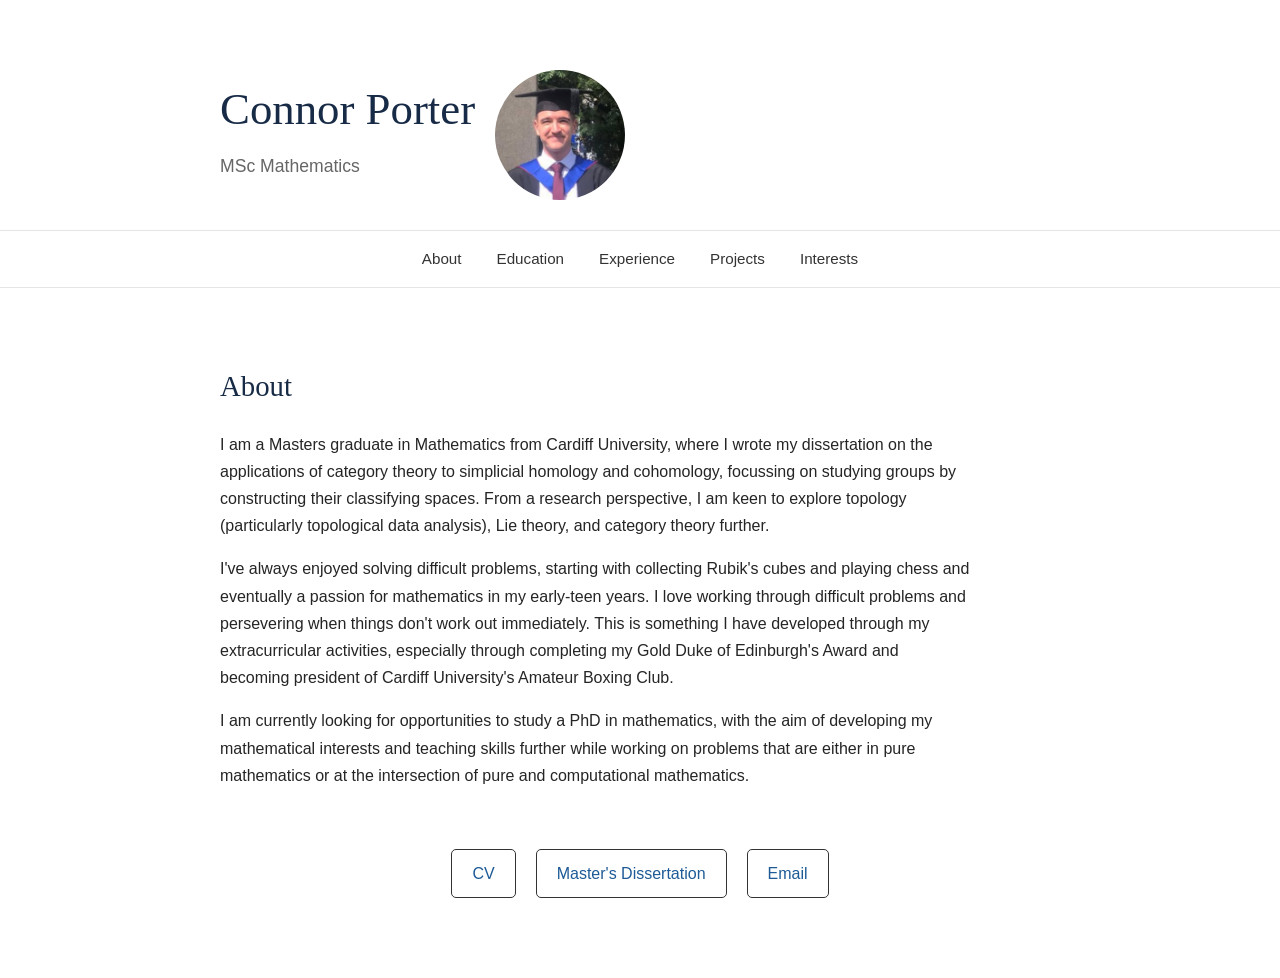
<file: index.html>
<!DOCTYPE html>
<html lang="en">
<head>
    <meta charset="UTF-8">
    <meta name="viewport" content="width=device-width, initial-scale=1.0">

    <title>Connor Porter | Mathematics</title>

    <link rel="stylesheet" href="style.css">
</head>

<body>

<header>
    <div class="header-text">
        <h1>Connor Porter</h1>
        <p>MSc Mathematics</p>
    </div>
    
    <img src="profile.png" alt="Connor Porter" class="profile-picture">
</header>

<nav>
    <a href="index.html">About</a>
    <a href="education.html">Education</a>
    <a href="experience.html">Experience</a>
    <a href="projects.html">Projects</a>
    <a href="interests.html">Interests</a>
</nav>

<main>

<section id="about">
    <h2>About</h2>
    <p>
        I am a Masters graduate in Mathematics from Cardiff University, where I wrote my dissertation on the applications of category theory to simplicial homology and cohomology, focussing on studying groups by constructing their classifying spaces. From a research perspective, I am keen to explore topology (particularly topological data analysis), Lie theory, and category theory further.
    </p>
    <p>
        I've always enjoyed solving difficult problems, starting with collecting Rubik's cubes and playing chess and eventually a passion for mathematics in my early-teen years. I love working through difficult problems and persevering when things don't work out immediately. This is something I have developed through my extracurricular activities, especially through completing my Gold Duke of Edinburgh's Award and becoming president of Cardiff University's Amateur Boxing Club.    </p>
    </p>
    <p>
        I am currently looking for opportunities to study a PhD in mathematics, with the aim of developing my mathematical interests and teaching skills further while working on problems that are either in pure mathematics or at the intersection of pure and computational mathematics.
    </p>
</section>

<div class="about-links">
    <a href="cv.pdf" target="_blank">CV</a>
    <a href="dissertation.pdf" target="_blank">Master's Dissertation</a>
    <a href="mailto:connorporter03@gmail.com">Email</a>
</div>
    
</main>

</body>
</html>
</file>
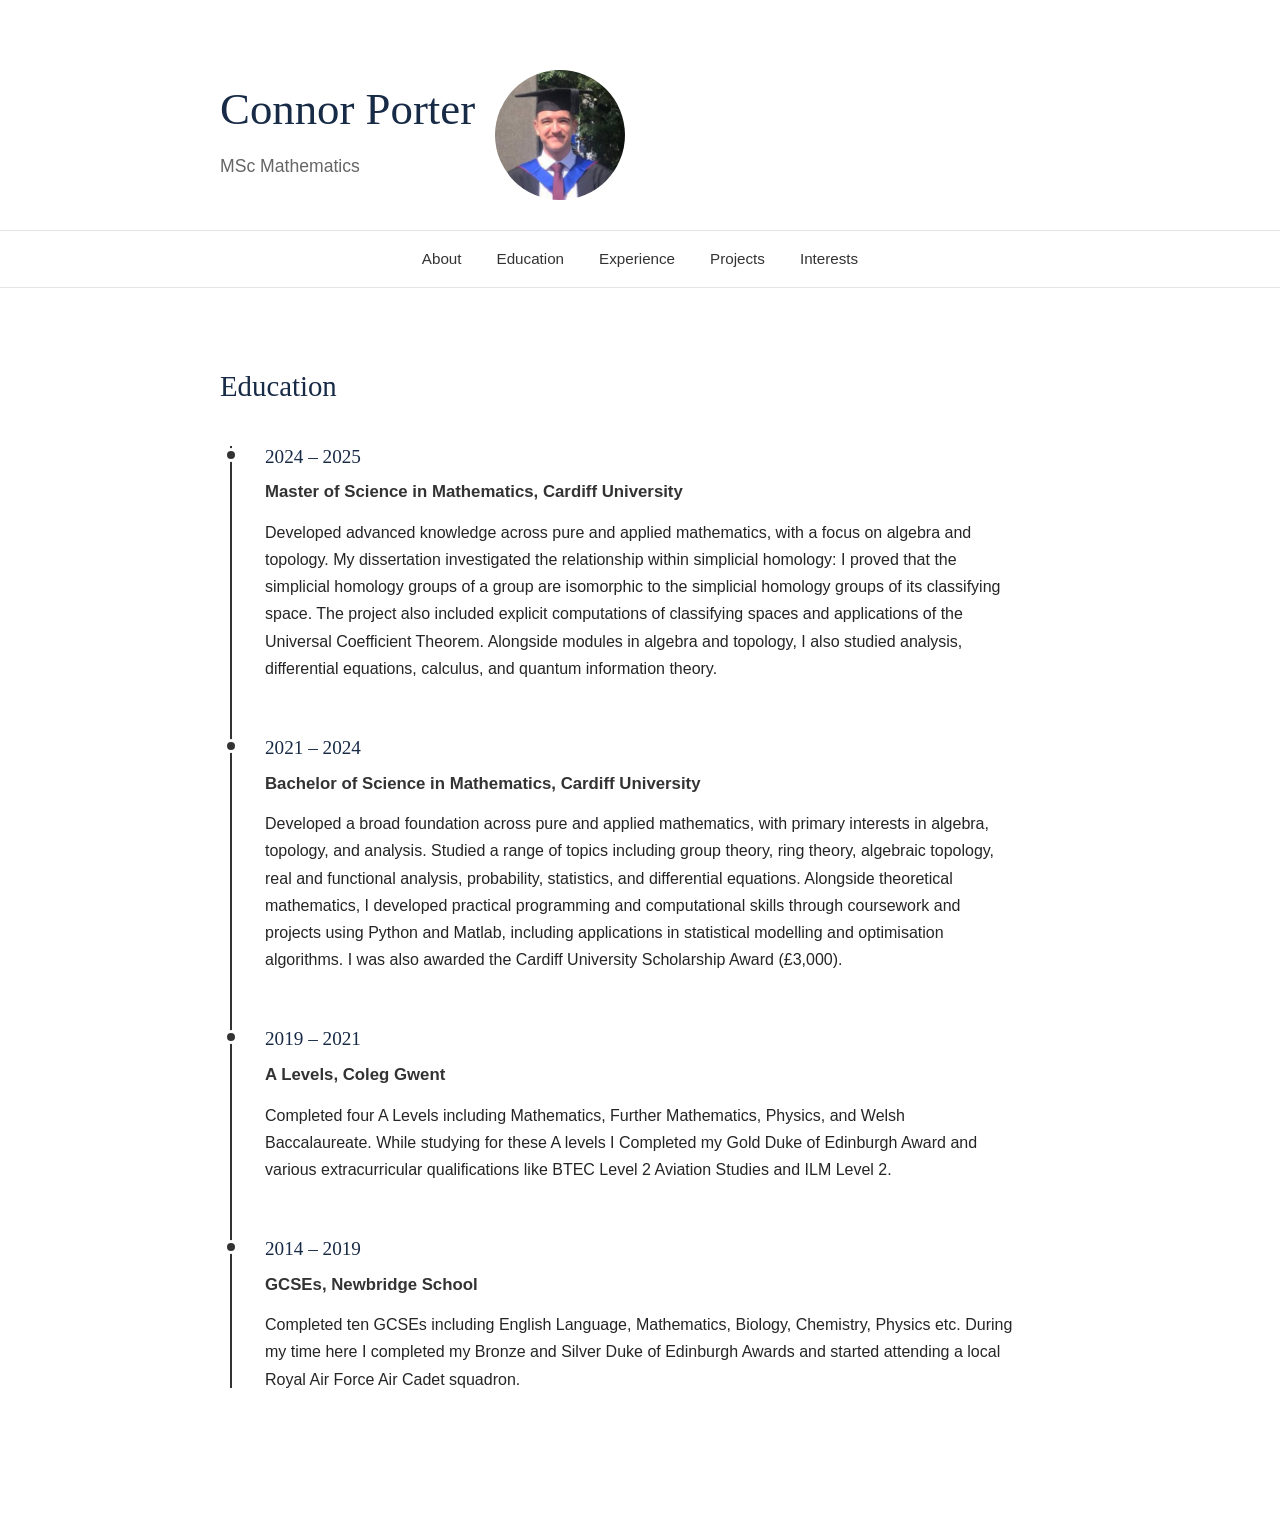
<file: education.html>
<!DOCTYPE html>
<html lang="en">
<head>
    <meta charset="UTF-8">
    <meta name="viewport" content="width=device-width, initial-scale=1.0">

    <title>Connor Porter | Mathematics</title>

    <link rel="stylesheet" href="style.css">
</head>

<body>

<header>
    <div class="header-text">
        <h1>Connor Porter</h1>
        <p>MSc Mathematics</p>
    </div>
    
    <img src="profile.png" alt="Connor Porter" class="profile-picture">
</header>

<nav>
    <a href="index.html">About</a>
    <a href="education.html">Education</a>
    <a href="experience.html">Experience</a>
    <a href="projects.html">Projects</a>
    <a href="interests.html">Interests</a>
</nav>

<main>
    
<section>
    <h2>Education</h2>

    <div class="timeline">

        <div class="timeline-item">
            <div class="timeline-dot"></div>
            <div class="timeline-content">
                <h3>2024 – 2025</h3>
                <h4>Master of Science in Mathematics, Cardiff University</h4>
                <p>
                    Developed advanced knowledge across pure and applied mathematics, with a focus on algebra and topology. My dissertation investigated the relationship within simplicial homology: I proved that the simplicial homology groups of a group are isomorphic to the simplicial homology groups of its classifying space. The project also included explicit computations of classifying spaces and applications of the Universal Coefficient Theorem. Alongside modules in algebra and topology, I also studied analysis, differential equations, calculus, and quantum information theory.
                </p>
            </div>
        </div>

        <div class="timeline-item">
            <div class="timeline-dot"></div>
            <div class="timeline-content">
                <h3>2021 – 2024</h3>
                <h4>Bachelor of Science in Mathematics, Cardiff University</h4>
                <p>
                    Developed a broad foundation across pure and applied mathematics, with primary interests in algebra, topology, and analysis. Studied a range of topics including group theory, ring theory, algebraic topology, real and functional analysis, probability, statistics, and differential equations. Alongside theoretical mathematics, I developed practical programming and computational skills through coursework and projects using Python and Matlab, including applications in statistical modelling and optimisation algorithms. I was also awarded the Cardiff University Scholarship Award (£3,000).
                </p>
            </div>
        </div>

        <div class="timeline-item">
            <div class="timeline-dot"></div>
            <div class="timeline-content">
                <h3>2019 – 2021</h3>
                <h4>A Levels, Coleg Gwent</h4>
                <p>
                    Completed four A Levels including Mathematics, Further Mathematics, Physics, and Welsh Baccalaureate. While studying for these A levels I Completed my Gold Duke of Edinburgh Award and various extracurricular qualifications like BTEC Level 2 Aviation Studies and ILM Level 2.
                </p>
            </div>
        </div>

        <div class="timeline-item">
            <div class="timeline-dot"></div>
            <div class="timeline-content">
                <h3>2014 – 2019</h3>
                <h4>GCSEs, Newbridge School</h4>
                <p>
                    Completed ten GCSEs including English Language, Mathematics, Biology, Chemistry, Physics etc. During my time here I completed my Bronze and Silver Duke of Edinburgh Awards and started attending a local Royal Air Force Air Cadet squadron.
                </p>
            </div>
        </div>

    </div>
</section>

</main>

</body>
</html>
</file>
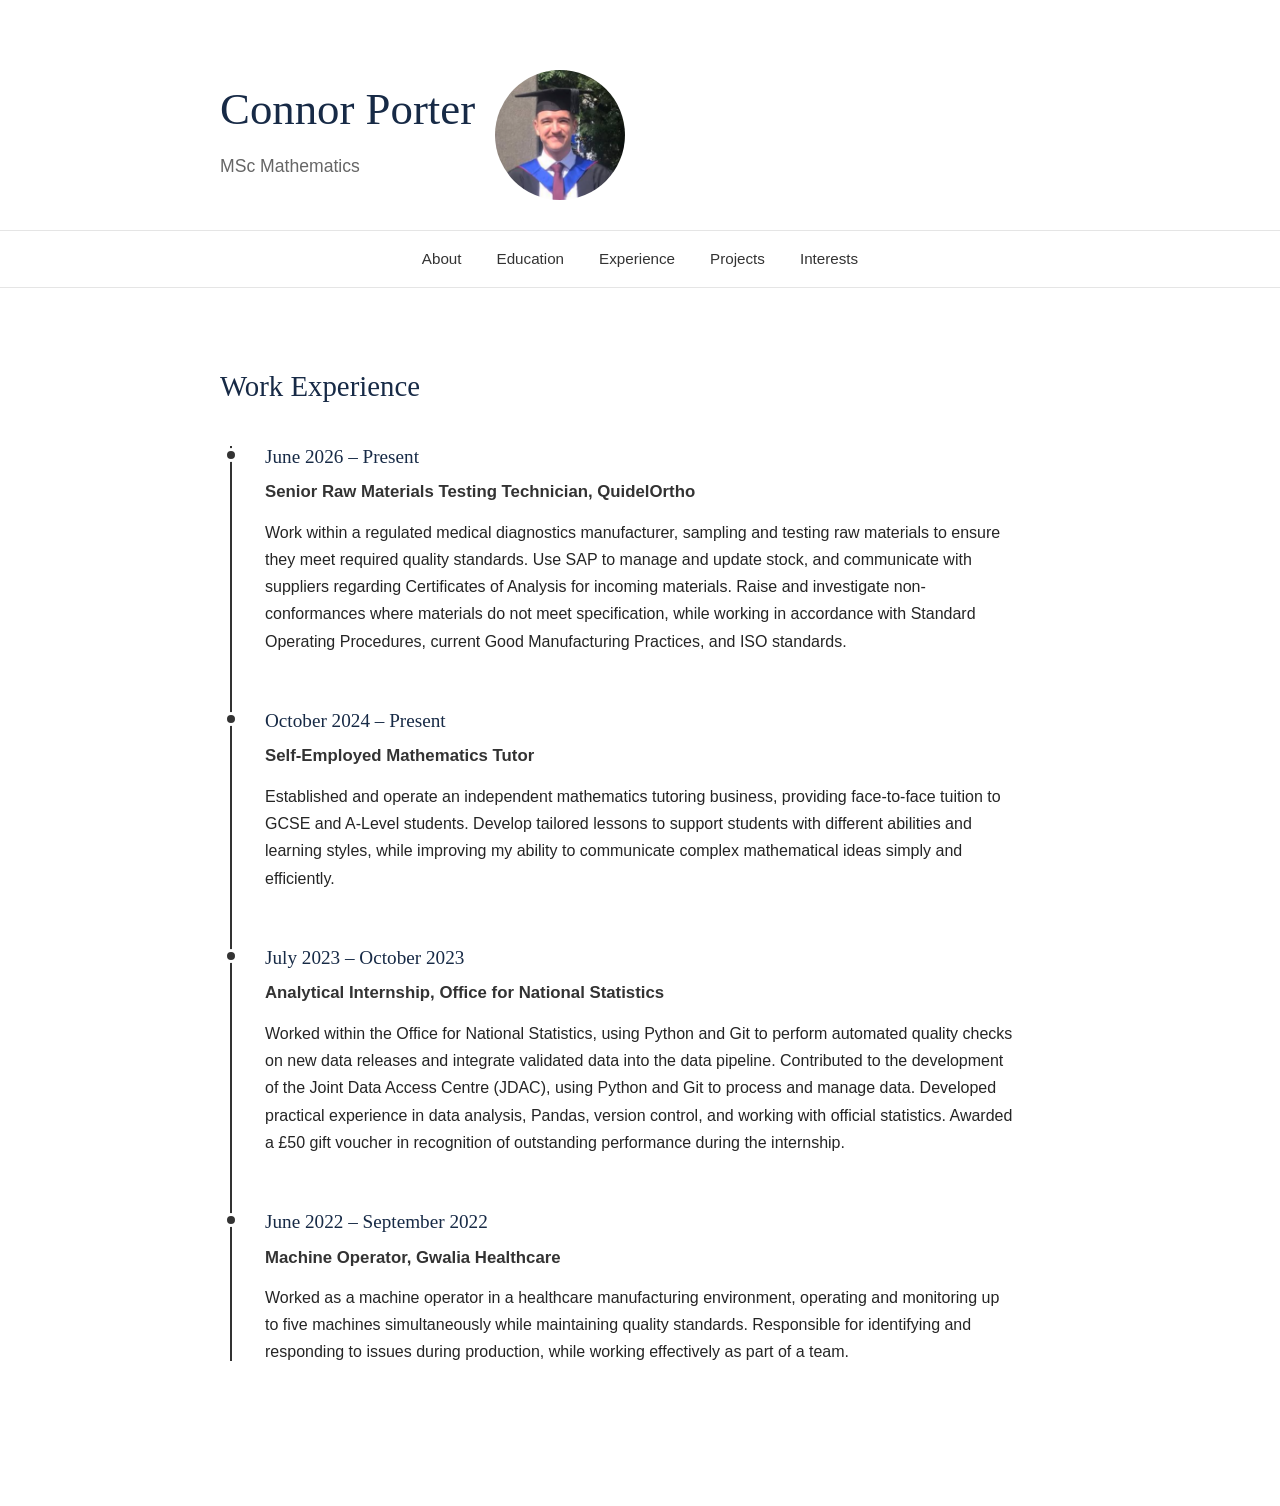
<file: experience.html>
<!DOCTYPE html>
<html lang="en">
<head>
    <meta charset="UTF-8">
    <meta name="viewport" content="width=device-width, initial-scale=1.0">

    <title>Connor Porter | Mathematics</title>

    <link rel="stylesheet" href="style.css">
</head>

<body>

<header>
    <div class="header-text">
        <h1>Connor Porter</h1>
        <p>MSc Mathematics</p>
    </div>
    
    <img src="profile.png" alt="Connor Porter" class="profile-picture">
</header>

<nav>
    <a href="index.html">About</a>
    <a href="education.html">Education</a>
    <a href="experience.html">Experience</a>
    <a href="projects.html">Projects</a>
    <a href="interests.html">Interests</a>
</nav>

<main>
<section>
    <h2>Work Experience</h2>

    <div class="timeline">

        <div class="timeline-item">
            <div class="timeline-dot"></div>
            <div class="timeline-content">
                <h3>June 2026 – Present</h3>
                <h4>Senior Raw Materials Testing Technician, QuidelOrtho</h4>
                <p>
                    Work within a regulated medical diagnostics manufacturer, sampling and testing raw materials to ensure they meet required quality standards. Use SAP to manage and update stock, and communicate with suppliers regarding Certificates of Analysis for incoming materials. Raise and investigate non-conformances where materials do not meet specification, while working in accordance with Standard Operating Procedures, current Good Manufacturing Practices, and ISO standards.
                </p>
            </div>
        </div>

        <div class="timeline-item">
            <div class="timeline-dot"></div>
            <div class="timeline-content">
                <h3>October 2024 – Present</h3>
                <h4>Self-Employed Mathematics Tutor</h4>
                <p>
                    Established and operate an independent mathematics tutoring business, providing face-to-face tuition to GCSE and A-Level students. Develop tailored lessons to support students with different abilities and learning styles, while improving my ability to communicate complex mathematical ideas simply and efficiently.
                </p>
            </div>
        </div>

        <div class="timeline-item">
            <div class="timeline-dot"></div>
            <div class="timeline-content">
                <h3>July 2023 – October 2023</h3>
                <h4>Analytical Internship, Office for National Statistics</h4>
                <p>
                    Worked within the Office for National Statistics, using Python and Git to perform automated quality checks on new data releases and integrate validated data into the data pipeline. Contributed to the development of the Joint Data Access Centre (JDAC), using Python and Git to process and manage data. Developed practical experience in data analysis, Pandas, version control, and working with official statistics. Awarded a £50 gift voucher in recognition of outstanding performance during the internship.
                </p>
            </div>
        </div>

        <div class="timeline-item">
            <div class="timeline-dot"></div>
            <div class="timeline-content">
                <h3>June 2022 – September 2022</h3>
                <h4>Machine Operator, Gwalia Healthcare</h4>
                <p>
                    Worked as a machine operator in a healthcare manufacturing environment, operating and monitoring up to five machines simultaneously while maintaining quality standards. Responsible for identifying and responding to issues during production, while working effectively as part of a team.
                </p>
            </div>
        </div>

    </div>
</section>

</main>

</body>
</html>
</file>
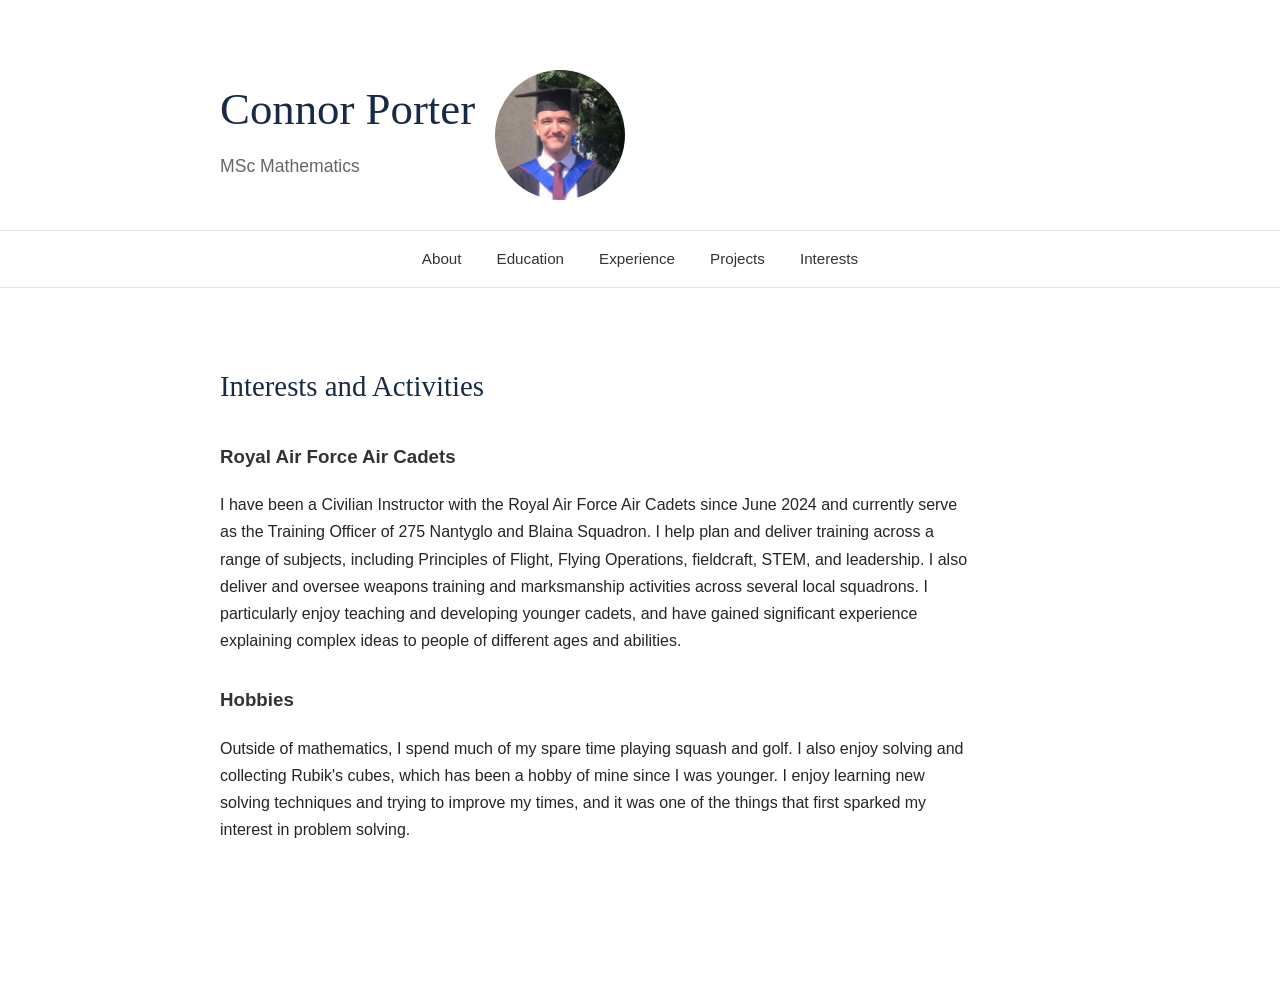
<file: interests.html>
<!DOCTYPE html>
<html lang="en">
<head>
    <meta charset="UTF-8">
    <meta name="viewport" content="width=device-width, initial-scale=1.0">

    <title>Connor Porter | Mathematics</title>

    <link rel="stylesheet" href="style.css">
</head>

<body>

<header>
    <div class="header-text">
        <h1>Connor Porter</h1>
        <p>MSc Mathematics</p>
    </div>
    
    <img src="profile.png" alt="Connor Porter" class="profile-picture">
</header>

<nav>
    <a href="index.html">About</a>
    <a href="education.html">Education</a>
    <a href="experience.html">Experience</a>
    <a href="projects.html">Projects</a>
    <a href="interests.html">Interests</a>
</nav>

<main>

<section id="interests">
    <h2>Interests and Activities</h2>

    <h3>Royal Air Force Air Cadets</h3>

    <p>
        I have been a Civilian Instructor with the Royal Air Force Air Cadets since June 2024 and currently serve as the Training Officer of 275 Nantyglo and Blaina Squadron. I help plan and deliver training across a range of subjects, including Principles of Flight, Flying Operations, fieldcraft, STEM, and leadership. I also deliver and oversee weapons training and marksmanship activities across several local squadrons. I particularly enjoy teaching and developing younger cadets, and have gained significant experience explaining complex ideas to people of different ages and abilities.
    </p>
    
    <h3>Hobbies</h3>

    <p>
        Outside of mathematics, I spend much of my spare time playing squash and golf. I also enjoy solving and collecting Rubik's cubes, which has been a hobby of mine since I was younger. I enjoy learning new solving techniques and trying      to improve my times, and it was one of the things that first sparked my interest in problem solving.
    </p>
</section>

</main>

</body>
</html>
</file>
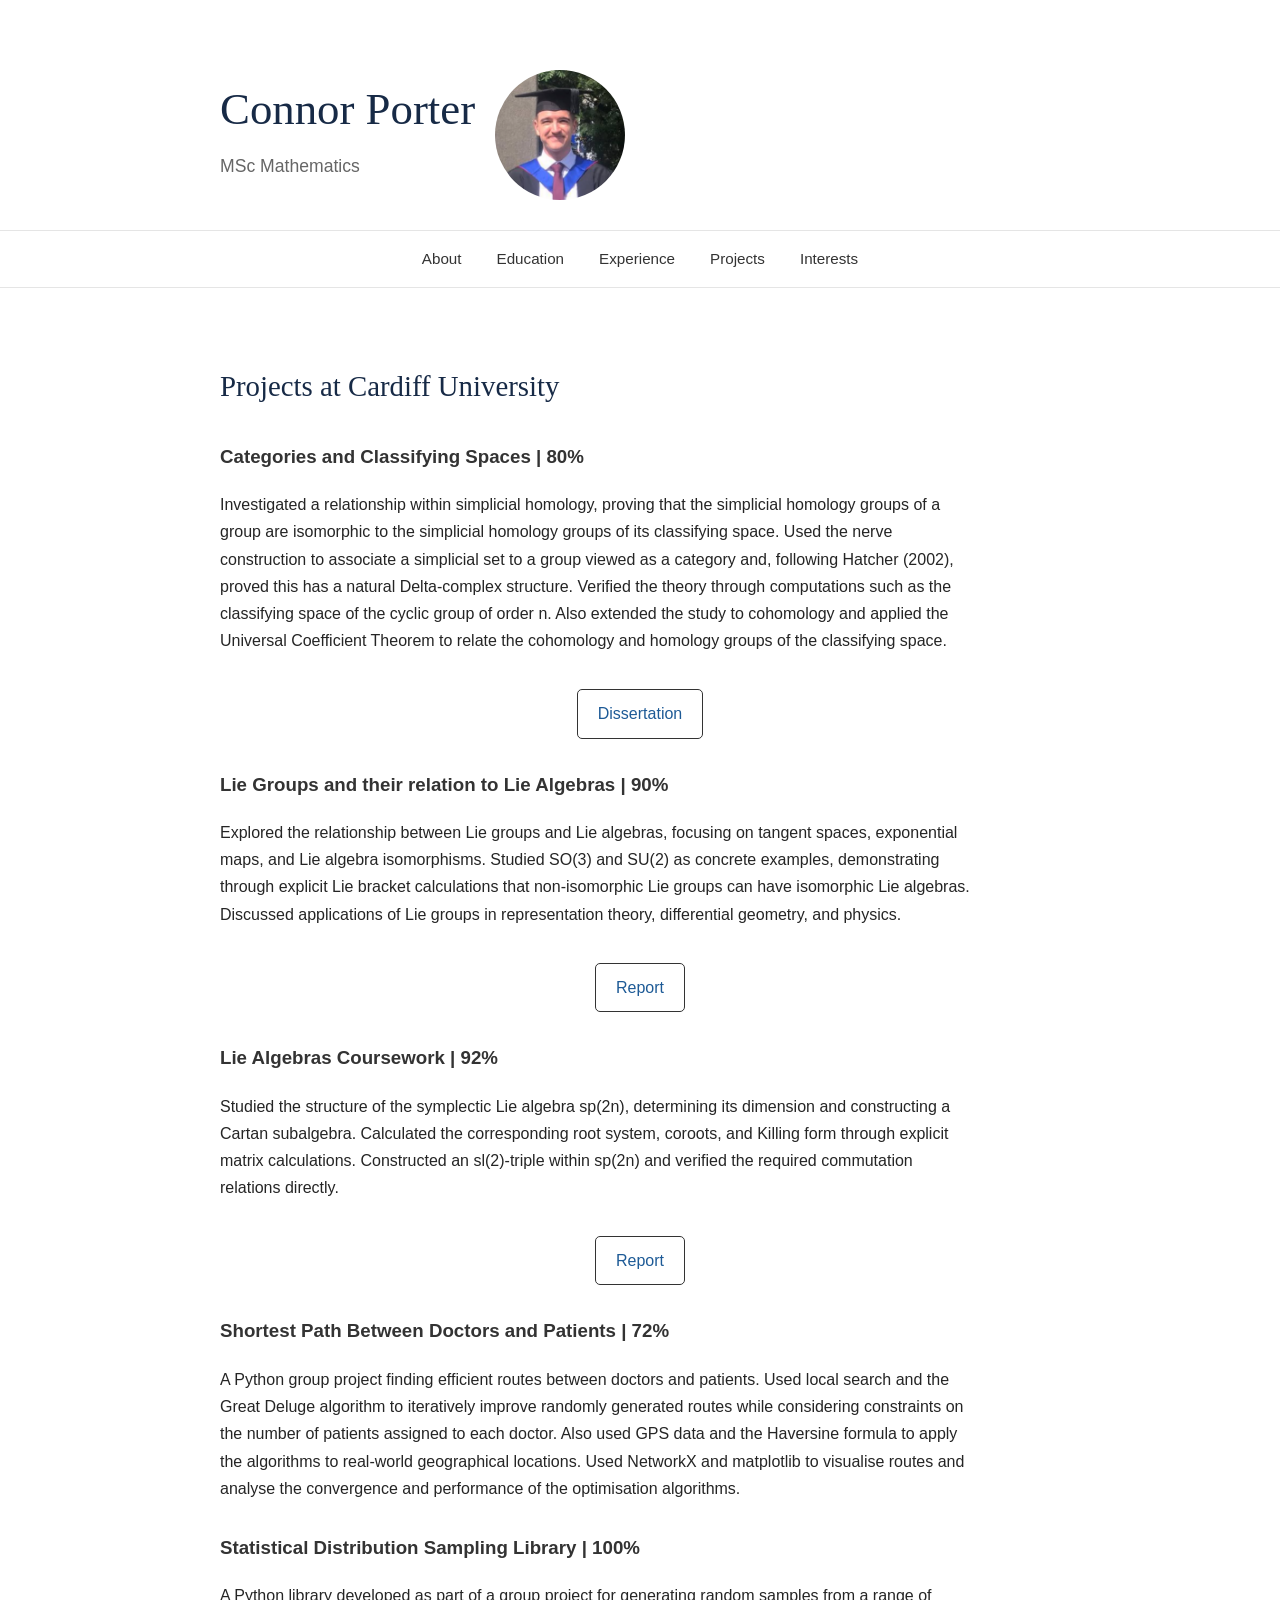
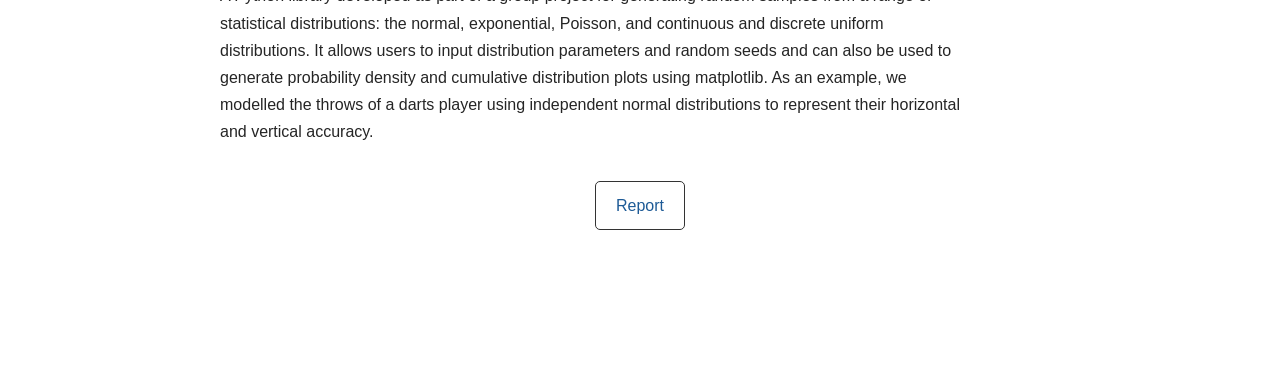
<file: projects.html>
<!DOCTYPE html>
<html lang="en">
<head>
    <meta charset="UTF-8">
    <meta name="viewport" content="width=device-width, initial-scale=1.0">

    <title>Connor Porter | Mathematics</title>

    <link rel="stylesheet" href="style.css">
</head>

<body>

<header>
    <div class="header-text">
        <h1>Connor Porter</h1>
        <p>MSc Mathematics</p>
    </div>
    
    <img src="profile.png" alt="Connor Porter" class="profile-picture">
</header>

<nav>
    <a href="index.html">About</a>
    <a href="education.html">Education</a>
    <a href="experience.html">Experience</a>
    <a href="projects.html">Projects</a>
    <a href="interests.html">Interests</a>
</nav>

<main>

<section id="projects">
    <h2>Projects at Cardiff University</h2>

    <h3>Categories and Classifying Spaces | 80%</h3>

    <p>
        Investigated a relationship within simplicial homology, proving that the simplicial homology groups of a group are isomorphic to the simplicial homology groups of its classifying space. Used the nerve construction to associate a simplicial set to a group viewed as a category and, following Hatcher (2002), proved this has a natural Delta-complex structure. Verified the theory through computations such as the classifying space of the cyclic group of order n. Also extended the study to cohomology and applied the Universal Coefficient Theorem to relate the cohomology and homology groups of the classifying space.
    </p>
    
    <div class="about-links">
        <a href="dissertation.pdf" target="_blank">Dissertation</a>
    </div>
    
    <h3>Lie Groups and their relation to Lie Algebras | 90%</h3>

    <p>
        Explored the relationship between Lie groups and Lie algebras, focusing on tangent spaces, exponential maps, and Lie algebra isomorphisms. Studied SO(3) and SU(2) as concrete examples, demonstrating through explicit Lie bracket calculations that non-isomorphic Lie groups can have isomorphic Lie algebras. Discussed applications of Lie groups in representation theory, differential geometry, and physics.
    </p>

    <div class="about-links">
        <a href="Lie_Algebras_Group_Project.pdf" target="_blank">Report</a>
    </div>
    
    <h3>Lie Algebras Coursework | 92%</h3>

    <p>
        Studied the structure of the symplectic Lie algebra sp(2n), determining its dimension and constructing a Cartan subalgebra. Calculated the corresponding root system, coroots, and Killing form through explicit matrix calculations. Constructed an sl(2)-triple within sp(2n) and verified the required commutation relations directly.
    </p>
    
    <div class="about-links">
        <a href="Lie_Algebras_Coursework_2.pdf" target="_blank">Report</a>
    </div>
    
    <h3>Shortest Path Between Doctors and Patients | 72%</h3>

    <p>
        A Python group project finding efficient routes between doctors and patients. Used local search and the Great Deluge algorithm to iteratively improve randomly generated routes while considering constraints on the number of patients assigned to each doctor. Also used GPS data and the Haversine formula to apply the algorithms to real-world geographical locations. Used NetworkX and matplotlib to visualise routes and analyse the convergence and performance of the optimisation algorithms.
    </p>
    
    <h3>Statistical Distribution Sampling Library | 100%</h3>

    <p>
        A Python library developed as part of a group project for generating random samples from a range of statistical distributions: the normal, exponential, Poisson, and continuous and discrete uniform distributions. It allows users to input distribution parameters and random seeds and can also be used to generate probability density and cumulative distribution plots using matplotlib. As an example, we modelled the throws of a darts player using independent normal distributions to represent their horizontal and vertical accuracy.
    </p>

    <div class="about-links">
        <a href="Beans.overleaf.pdf" target="_blank">Report</a>
    </div>
        
</section>

</main>

</body>
</html>
</file>
<file: style.css>
* {
    box-sizing: border-box;
}

body {
    margin: 0;
    font-family: -apple-system, BlinkMacSystemFont, "Segoe UI", sans-serif;
    color: #252525;
    background: #ffffff;
    line-height: 1.7;
}

header {
    max-width: 900px;
    margin: 0 auto;
    padding: 70px 30px 30px;
}

header h1 {
    margin: 0;
    font-family: Georgia, serif;
    font-size: 2.8rem;
    font-weight: normal;
    color: #172a46;
}

header p {
    margin-top: 5px;
    font-size: 1.1rem;
    color: #666;
}

nav {
    border-top: 1px solid #e5e5e5;
    border-bottom: 1px solid #e5e5e5;
}

nav {
    display: flex;
    justify-content: center;
    gap: 35px;
    padding: 15px 20px;
}

nav a {
    color: #333;
    text-decoration: none;
    font-size: 0.95rem;
}

nav a:hover {
    color: #1d5a96;
}

main {
    max-width: 900px;
    margin: 0 auto;
    padding: 50px 30px 80px;
}

section {
    margin-bottom: 60px;
}

h2 {
    font-family: Georgia, serif;
    font-size: 1.8rem;
    font-weight: normal;
    color: #172a46;
    margin-bottom: 20px;
}

h3 {
    color: #333;
    margin-top: 30px;
}

p {
    max-width: 750px;
}

a {
    color: #1d5a96;
}

ul {
    padding-left: 20px;
}

.about-links {
    display: flex;
    justify-content: center;
    gap: 20px;
    margin-top: 35px;
}

.about-links a {
    padding: 10px 20px;
    border: 1px solid #333;
    border-radius: 5px;
    text-decoration: none;
    transition: 0.2s;
}

.about-links a:hover {
    background-color: #333;
    color: white;
}

.timeline {
    position: relative;
    margin: 30px 0;
    padding-left: 45px;
}

.timeline::before {
    content: "";
    position: absolute;
    left: 10px;
    top: 5px;
    bottom: 5px;
    width: 2px;
    background: #333;
}

.timeline-item {
    position: relative;
    margin-bottom: 50px;
}

.timeline-item:last-child {
    margin-bottom: 0;
}

.timeline-dot {
    position: absolute;
    left: -41px;
    top: 7px;
    width: 14px;
    height: 14px;
    background: #333;
    border-radius: 50%;
    border: 3px solid white;
}

.timeline-content h3 {
    margin: 0 0 5px;
    font-family: Georgia, serif;
    font-size: 1.2rem;
    font-weight: normal;
    color: #172a46;
}

.timeline-content h4 {
    margin: 0 0 12px;
    font-size: 1.05rem;
    font-weight: 600;
    color: #333;
}

.timeline-content p {
    margin-top: 0;
    margin-bottom: 15px;
}

header {
    max-width: 900px;
    margin: 0 auto;
    padding: 70px 30px 30px;
    display: flex;
    align-items: center;
    gap: 20px;
}

header img {
    width: 130px;
    height: 130px;
    object-fit: cover;
    border-radius: 50%;
    order: 2;
    margin-right: -30px;
}

header .header-text {
    order: 1;
}
</file>
